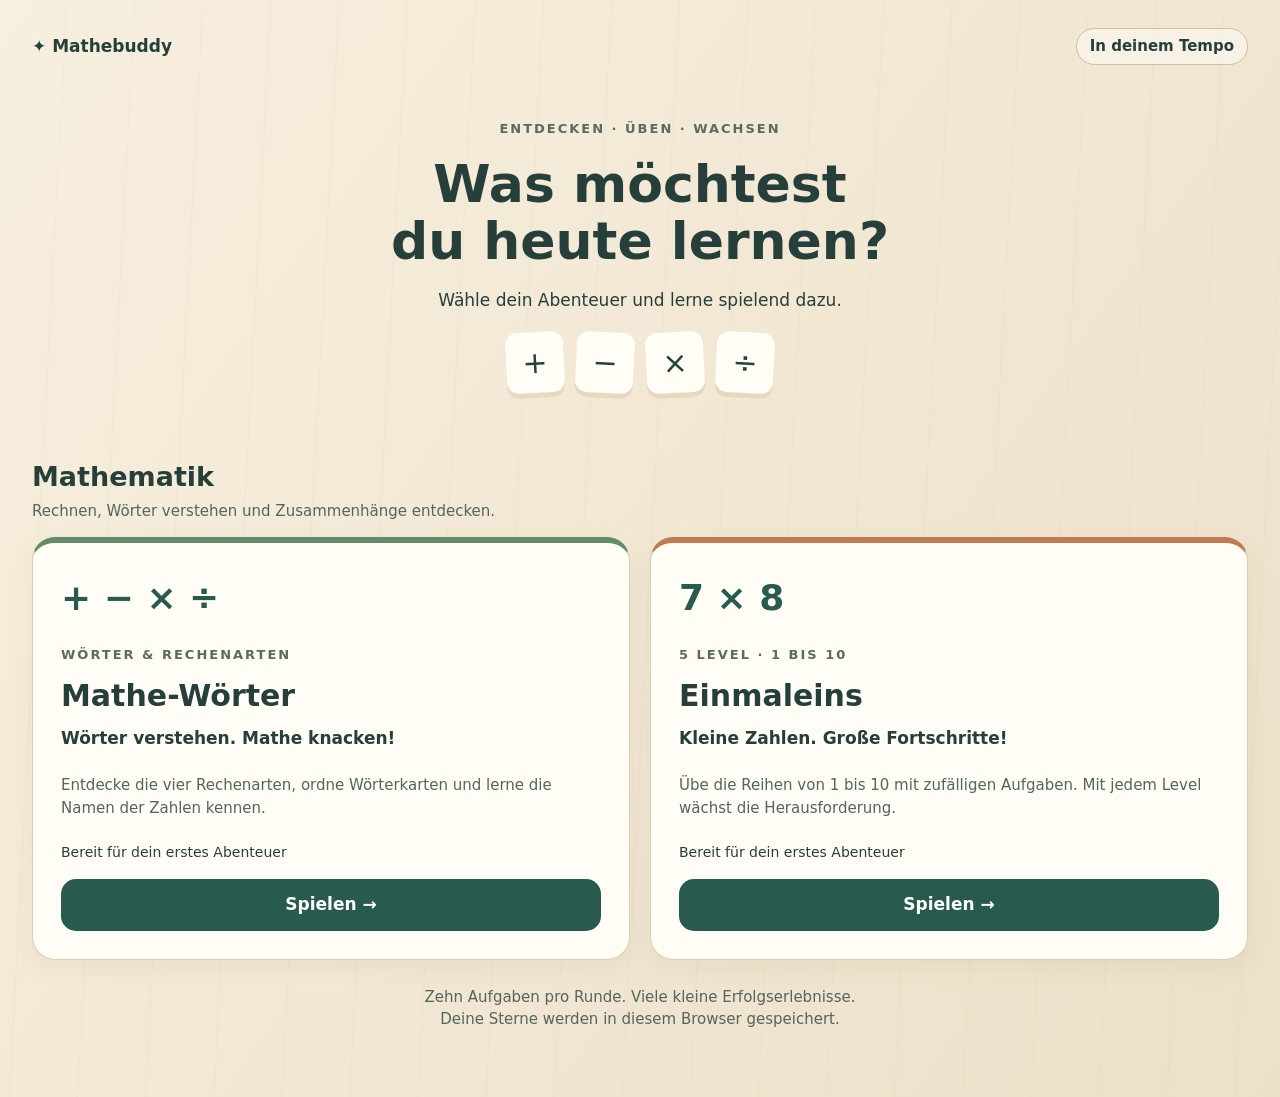
<file: docs/index.html>
<!doctype html>
<html lang="de">
<head>
  <meta charset="utf-8">
  <meta name="viewport" content="width=device-width,initial-scale=1,viewport-fit=cover">
  <meta name="theme-color" content="#f4eddd">
  <meta name="description" content="Entdecke Lernspiele mit Mathebuddy: Mathe-Wörter und das Einmaleins von 1 bis 10. Lerne in deinem Tempo und sammle Sterne.">
  <title>Mathebuddy · Spiele entdecken</title>
  <link rel="stylesheet" href="./assets/styles.css">
</head>
<body>
  <main class="catalog">
    <header><span class="brand">✦ Mathebuddy</span><span class="pill">In deinem Tempo</span></header>
    <section class="hero">
      <div class="eyebrow">Entdecken · Üben · Wachsen</div>
      <h1>Was möchtest<br>du heute lernen?</h1>
      <p>Wähle dein Abenteuer und lerne spielend dazu.</p>
      <div class="symbols" aria-hidden="true"><span>+</span><span>−</span><span>×</span><span>÷</span></div>
    </section>
    <div id="subjects"></div>
    <noscript><section class="panel"><h2>Mathematik</h2><p><a href="./games/mathe-woerter.html">Mathe-Wörter</a> · <a href="./games/einmaleins.html">Einmaleins</a></p><p>Bitte aktiviere JavaScript, um zu spielen.</p></section></noscript>
    <footer class="homeinfo note">Zehn Aufgaben pro Runde. Viele kleine Erfolgserlebnisse.<br>Deine Sterne werden in diesem Browser gespeichert.</footer>
  </main>
  <template id="game-card">
    <a class="panel game-card" href="">
      <div class="game-icon" aria-hidden="true"></div>
      <div class="eyebrow"></div>
      <h3></h3>
      <p class="game-subtitle"></p>
      <p class="game-description note"></p>
      <span class="game-progress small"></span>
      <span class="game-start">Spielen →</span>
    </a>
  </template>
  <script type="module" src="./assets/index.js"></script>
</body>
</html>
</file>
<file: docs/assets/styles.css>
:root{--ink:#263f3b;--paper:#fffdf5;--green:#285b4d;--gold:#f0c65c;display:block;min-height:100dvh;background:repeating-linear-gradient(93deg,transparent 0 65px,#dcc8a516 66px 68px),linear-gradient(125deg,#f7efdf,#ece0c8);color:var(--ink);font-size:17px;line-height:1.5}*{box-sizing:border-box}main{max-width:640px;margin:auto;padding: max(18px,env(safe-area-inset-top)) max(18px,env(safe-area-inset-right)) max(30px,env(safe-area-inset-bottom)) max(18px,env(safe-area-inset-left))}header{display:flex;justify-content:space-between;align-items:center;gap:10px;margin-bottom:24px}.brand{font-weight:800}.pill{border:1px solid #cdbf9f;border-radius:30px;padding:6px 13px;background:#ffffff70;font-weight:700;font-size:15px}h1{font-size:clamp(34px,8vw,52px);line-height:1.1;margin:18px 0}h2{font-size:27px;line-height:1.3;margin:10px 0 20px}h3{margin:0 0 12px}.eyebrow{font-size:13px;font-weight:800;letter-spacing:2px;text-transform:uppercase;color:#5a6b5f}.hero{text-align:center;padding:30px 0 10px}.symbols{display:flex;justify-content:center;gap:12px;margin:18px 0 32px}.symbols span{font-size:30px;width:58px;padding:8px;border-radius:12px;background:var(--paper);box-shadow:0 5px 0 #cbbb9755;transform:rotate(-3deg)}.symbols span:nth-child(even){transform:rotate(3deg)}button,select{font:inherit;color:inherit;min-height:52px;border-radius:15px;border:2px solid #c8c7b9;padding:13px 16px;background:var(--paper);cursor:pointer;touch-action:manipulation}button:active{transform:translateY(2px)}button:focus-visible,select:focus-visible{outline:4px solid #986315;outline-offset:3px}button:disabled{cursor:default;opacity:.8}.primary{background:var(--green);color:white;border-color:var(--green);font-weight:800;width:100%;box-shadow:0 5px 0 #173e33}.secondary{width:100%;margin-top:14px}.row{display:flex;gap:10px;align-items:center;flex-wrap:wrap}.row button{flex:1}.note{color:#53655e;font-size:15px}.panel{background:var(--paper);border:1px solid #ddcfb0;border-radius:23px;padding:24px;box-shadow:0 8px 25px #82643412;margin:18px 0}.question{margin-top:20px}.slotlist{display:grid;gap:8px;margin:18px 0}.slot{display:grid;grid-template-columns:minmax(0,1fr);gap:8px;align-items:center}.slot small{font-size:13px}.slot button{white-space:nowrap;overflow-x:auto;min-width:0}.slot .fixed{border-style:solid;background:#eeeadd}.slot .empty{border-style:dashed}.bank{display:flex;flex-wrap:wrap;gap:8px;margin:16px 0}.bank button{flex:1 1 max-content;white-space:nowrap;overflow-x:auto;min-width:0;max-width:100%}.active{outline:3px solid #99620d;outline-offset:2px;background:#ffedb5}.invalid{border-color:#984535!important;border-style:dashed!important}.zones{display:grid;grid-template-columns:minmax(0,1fr);gap:10px}.zones button{text-align:left;overflow-wrap:normal;word-break:normal;min-width:0}.zones small{display:block;font-weight:400;margin-top:8px}.wordrow{display:flex;flex-wrap:wrap;gap:8px;margin:16px 0}.wordrow span{white-space:nowrap;max-width:100%;overflow-x:auto;padding:7px;background:#eeeadd;border-radius:8px}.selectednote{min-height:50px}.levelnote{font-size:14px}.bigword{font-size:clamp(20px,5vw,38px);font-weight:800;white-space:nowrap;overflow-x:auto;text-align:center;padding:24px 8px}.equation{display:flex;gap:9px;justify-content:center;align-items:center;flex-wrap:wrap;font-size:30px;font-weight:800;margin:20px 0}.marked{background:#f8da78;border:2px solid #7d5d16;border-radius:10px;padding:4px 10px}.choices{display:grid;grid-template-columns:minmax(0,1fr);gap:12px}.choice{min-width:0;font-weight:700;overflow-wrap:normal;word-break:normal;box-shadow:0 4px 0 #caba9744;min-height:78px}.choice:nth-child(odd){transform:rotate(-.5deg)}.choice:nth-child(even){transform:rotate(.5deg)}.choice.wrong{border-style:dashed;border-color:#8f4938;background:#fff0e9}.choice.correct{border-color:#286a4b;background:#e5f3dd;animation:pop .4s ease}.feedback{min-height:100px;padding:16px 3px;font-size:17px}.feedback strong{display:block}.feedback p{margin:4px 0}progress{width:100%;height:10px;accent-color:var(--green)}.small{font-size:14px}.operation{border-top:6px solid #648c69}.operation:nth-of-type(2){border-top-color:#c07b54}.operation:nth-of-type(3){border-top-color:#8a76ae}.operation:nth-of-type(4){border-top-color:#5986a9}.tags{display:flex;flex-wrap:wrap;gap:8px}.tag{white-space:nowrap;max-width:100%;overflow-x:auto;padding:5px 10px;border-radius:8px;background:#eeeadd;font-size:15px}.roles{display:flex;flex-wrap:wrap;gap:8px;text-align:center;font-size:13px}.roles b{font-size:24px;display:block}.roles span{flex:1 1 max-content;max-width:100%;white-space:nowrap;overflow-x:auto;min-width:0}label{display:block;margin:18px 0}select{width:100%;margin-top:8px}.celebrate{font-size:60px;text-align:center}.homeinfo{text-align:center;margin:26px 0}.status{min-height:1.5em}@keyframes pop{50%{scale:1.03}}@media(max-width:360px){main{padding-left:12px;padding-right:12px}.panel{padding:18px}.choices{gap:9px}.choice{padding:12px 8px;font-size:16px}.roles{font-size:12px}}@media(prefers-reduced-motion:reduce){*,*::before,*::after{animation:none!important;transition:none!important;scroll-behavior:auto!important}}
body{margin:0;font-family:ui-rounded,'Trebuchet MS',system-ui,sans-serif;background:inherit;color:inherit}mathe-woerter-app,einmaleins-app{display:block}a{color:var(--green)}a:focus-visible,input:focus-visible{outline:4px solid #986315;outline-offset:3px}.brand{text-decoration:none}#loading{max-width:480px;margin:15vh auto;padding:24px;line-height:1.6}.catalog{max-width:960px}.catalog .hero{padding-bottom:24px}.subject>h2{margin-bottom:6px}.subject>.note{margin-top:0}.game-grid{display:grid;grid-template-columns:repeat(2,minmax(0,1fr));gap:20px}.game-card{display:flex;flex-direction:column;text-decoration:none;color:var(--ink);margin:0;border-top:6px solid #648c69;transition:transform .15s,box-shadow .15s}.game-card:nth-child(even){border-top-color:#c07b54}.game-card:hover{transform:translateY(-4px);box-shadow:0 12px 30px #82643425}.game-icon{font-size:36px;font-weight:800;margin-bottom:20px;color:var(--green)}.game-card h3{font-size:30px;margin:8px 0 0}.game-subtitle{font-weight:700;margin:8px 0}.game-description{flex:1}.game-progress{margin:8px 0 16px}.game-start{display:block;background:var(--green);color:white;border-radius:15px;text-align:center;padding:13px 16px;font-weight:800}.answer-form{display:grid;grid-template-columns:minmax(0,1fr) auto;gap:12px;align-items:end}.answer-label{display:grid;gap:8px;min-width:0;margin:0}.answer-input{font:inherit;color:inherit;display:block;width:100%;height:56px;padding:8px 12px;border:2px solid #c8c7b9;border-radius:15px;background:white;box-sizing:border-box;font-size:24px}.answer-form .primary{width:auto;min-height:56px}.times-equation{font-size:clamp(34px,9vw,54px)}.level-list{display:grid;gap:12px}.level-card{text-align:left;width:100%}.level-card strong,.level-card small{display:block}.level-card small{margin-top:4px;line-height:1.4}.level-card[aria-pressed=true]{border-color:var(--green);background:#e5f3dd}.level-list .level-card{transform:none}.round-result{text-align:center}.subject+.subject{margin-top:36px}@media(max-width:620px){.game-grid{grid-template-columns:1fr}.catalog .hero h1{font-size:clamp(34px,8vw,52px)}}@media(max-width:380px){.answer-form{grid-template-columns:1fr}.answer-form .primary{width:100%}header .pill{font-size:13px;padding:6px 10px}}

/* Keep vocabulary intact; rows and sentences may wrap between terms. */
.math-word {
  display: inline-block;
  max-width: 100%;
  white-space: nowrap;
  overflow-x: auto;
  vertical-align: bottom;
}
.bigword > span { display: block; width: max-content; min-width: 100%; }
.question { container-type: inline-size; }
.question .bigword { font-size: clamp(20px, 5cqi, 38px); }
.question .times-equation { font-size: clamp(34px, 9cqi, 54px); }
.word-library { display: grid; gap: 18px; margin: 18px 0; }
.word-library > .panel { min-width: 0; margin: 0; }
.word-library > .word-guide { grid-column: 1 / -1; }
.zones small { display: flex; flex-wrap: wrap; gap: 4px 8px; }
header { flex-wrap: wrap; }

@media (min-width: 480px) {
  .zones { grid-template-columns: repeat(2, minmax(0, 1fr)); }
}
@media (min-width: 600px) {
  .choices { grid-template-columns: repeat(2, minmax(0, 1fr)); }
  .slot { grid-template-columns: 150px minmax(0, 1fr); }
}
@media (min-width: 768px) {
  main, .catalog { max-width: 1120px; padding: 28px 32px 40px; }
  .panel { padding: 28px; }
  .word-library, .level-list { grid-template-columns: repeat(2, minmax(0, 1fr)); }
  main > .primary, main > .secondary { display: block; max-width: 640px; margin-inline: auto; }
  main > .row, main > .homeinfo { max-width: 640px; margin-inline: auto; }
  .question { max-width: 960px; margin-inline: auto; }
  .choices { gap: 16px; }
  .bank { gap: 12px; }
}
@media (min-width: 1200px) {
  main, .catalog { max-width: 1280px; }
  .word-library { gap: 24px; }
}
</file>
